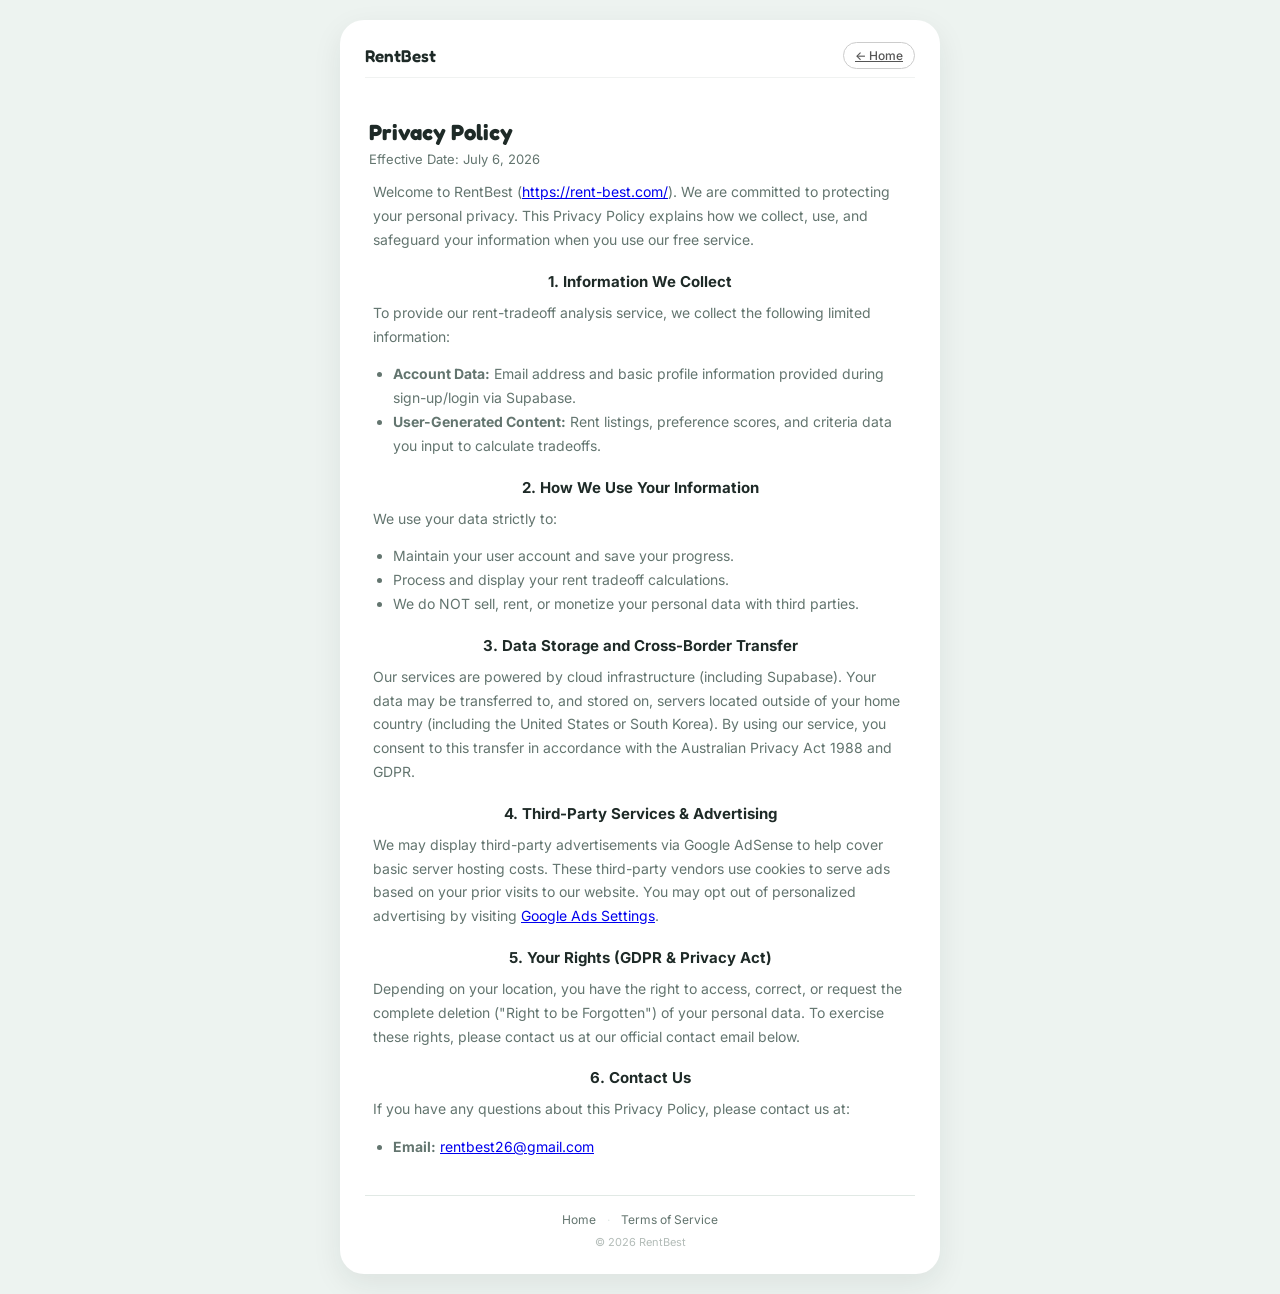
<file: privacy.html>
<!DOCTYPE html>
<html lang="en">

<head>
    <!-- Google tag (gtag.js) -->
    <script async src="https://www.googletagmanager.com/gtag/js?id=G-G9V9LBL12G"></script>
    <script>
      window.dataLayer = window.dataLayer || [];
      function gtag(){dataLayer.push(arguments);}
      gtag('js', new Date());

      gtag('config', 'G-G9V9LBL12G');
    </script>
    <meta charset="UTF-8">
    <meta name="viewport" content="width=device-width, initial-scale=1.0">
    <meta name="description"
        content="RentBest Privacy Policy - what data we collect, how we use it, and your rights under GDPR and the Australian Privacy Act 1988.">
    <title>Privacy Policy | RentBest</title>
    <link rel="stylesheet" href="style.css">
</head>

<body>
    <div class="container">
        <div class="lang-selector">
            <div class="site-brand">RentBest</div>
            <a href="index.html" class="lang-btn">← Home</a>
        </div>

        <div class="section hero-section" style="text-align:left;">
            <h1 style="text-align:left; font-size:22px;">Privacy Policy</h1>
            <p style="color:var(--ink-soft); font-size:13px; margin-top:-8px;">
                Effective Date: July 6, 2026
            </p>

            <div class="about-content" style="margin-top:10px;">

                <p>
                    Welcome to RentBest (<a href="https://rent-best.com/" target="_blank"
                        rel="noopener">https://rent-best.com/</a>).
                    We are committed to protecting your personal privacy. This Privacy Policy explains how we
                    collect, use, and safeguard your information when you use our free service.
                </p>

                <h3>1. Information We Collect</h3>
                <p>To provide our rent-tradeoff analysis service, we collect the following limited information:</p>
                <ul style="color:var(--ink-soft); font-size:14px; line-height:1.7; padding-left:20px;">
                    <li><strong>Account Data:</strong> Email address and basic profile information provided during
                        sign-up/login via Supabase.</li>
                    <li><strong>User-Generated Content:</strong> Rent listings, preference scores, and criteria data you
                        input to calculate tradeoffs.</li>
                </ul>

                <h3>2. How We Use Your Information</h3>
                <p>We use your data strictly to:</p>
                <ul style="color:var(--ink-soft); font-size:14px; line-height:1.7; padding-left:20px;">
                    <li>Maintain your user account and save your progress.</li>
                    <li>Process and display your rent tradeoff calculations.</li>
                    <li>We do NOT sell, rent, or monetize your personal data with third parties.</li>
                </ul>

                <h3>3. Data Storage and Cross-Border Transfer</h3>
                <p>
                    Our services are powered by cloud infrastructure (including Supabase). Your data may be
                    transferred to, and stored on, servers located outside of your home country (including the
                    United States or South Korea). By using our service, you consent to this transfer in accordance
                    with the Australian Privacy Act 1988 and GDPR.
                </p>

                <h3>4. Third-Party Services &amp; Advertising</h3>
                <p>
                    We may display third-party advertisements via Google AdSense to help cover basic server hosting
                    costs. These third-party vendors use cookies to serve ads based on your prior visits to our
                    website. You may opt out of personalized advertising by visiting
                    <a href="https://adssettings.google.com" target="_blank" rel="noopener">Google Ads Settings</a>.
                </p>

                <h3>5. Your Rights (GDPR &amp; Privacy Act)</h3>
                <p>
                    Depending on your location, you have the right to access, correct, or request the complete
                    deletion ("Right to be Forgotten") of your personal data. To exercise these rights, please
                    contact us at our official contact email below.
                </p>

                <h3>6. Contact Us</h3>
                <p>
                    If you have any questions about this Privacy Policy, please contact us at:
                </p>
                <ul style="color:var(--ink-soft); font-size:14px; line-height:1.7; padding-left:20px;">
                    <li><strong>Email:</strong> <a href="mailto:rentbest26@gmail.com">rentbest26@gmail.com</a></li>
                </ul>

            </div>
        </div>

        <footer class="site-footer">
            <a href="index.html">Home</a>
            <span class="footer-dot">·</span>
            <a href="terms.html">Terms of Service</a>
            <div class="footer-copyright">© 2026 RentBest</div>
        </footer>
    </div>
</body>

</html>
</file>
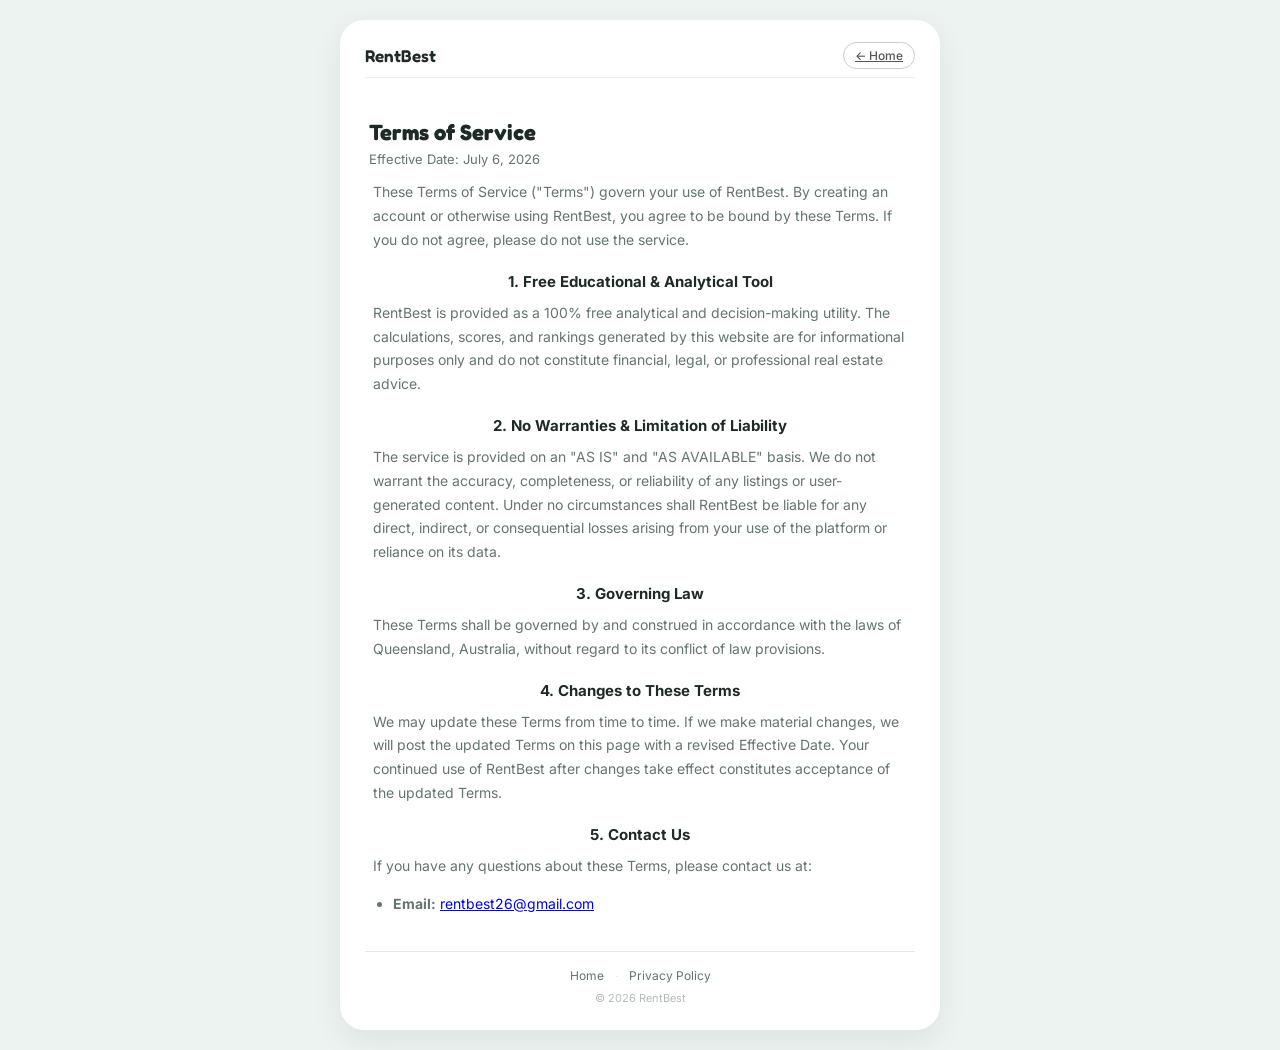
<file: terms.html>
<!DOCTYPE html>
<html lang="en">

<head>
    <!-- Google tag (gtag.js) -->
    <script async src="https://www.googletagmanager.com/gtag/js?id=G-G9V9LBL12G"></script>
    <script>
      window.dataLayer = window.dataLayer || [];
      function gtag(){dataLayer.push(arguments);}
      gtag('js', new Date());

      gtag('config', 'G-G9V9LBL12G');
    </script>
    <meta charset="UTF-8">
    <meta name="viewport" content="width=device-width, initial-scale=1.0">
    <meta name="description"
        content="RentBest Terms of Service - a free analytical tool for comparing rental properties.">
    <title>Terms of Service | RentBest</title>
    <link rel="stylesheet" href="style.css">
</head>

<body>
    <div class="container">
        <div class="lang-selector">
            <div class="site-brand">RentBest</div>
            <a href="index.html" class="lang-btn">← Home</a>
        </div>

        <div class="section hero-section" style="text-align:left;">
            <h1 style="text-align:left; font-size:22px;">Terms of Service</h1>
            <p style="color:var(--ink-soft); font-size:13px; margin-top:-8px;">
                Effective Date: July 6, 2026
            </p>

            <div class="about-content" style="margin-top:10px;">

                <p>
                    These Terms of Service ("Terms") govern your use of RentBest. By creating an account or
                    otherwise using RentBest, you agree to be bound by these Terms. If you do not agree, please do
                    not use the service.
                </p>

                <h3>1. Free Educational &amp; Analytical Tool</h3>
                <p>
                    RentBest is provided as a 100% free analytical and decision-making utility. The calculations,
                    scores, and rankings generated by this website are for informational purposes only and do not
                    constitute financial, legal, or professional real estate advice.
                </p>

                <h3>2. No Warranties &amp; Limitation of Liability</h3>
                <p>
                    The service is provided on an "AS IS" and "AS AVAILABLE" basis. We do not warrant the accuracy,
                    completeness, or reliability of any listings or user-generated content. Under no circumstances
                    shall RentBest be liable for any direct, indirect, or consequential losses arising from your use
                    of the platform or reliance on its data.
                </p>

                <h3>3. Governing Law</h3>
                <p>
                    These Terms shall be governed by and construed in accordance with the laws of
                    Queensland, Australia, without regard to its conflict of law provisions.
                </p>

                <h3>4. Changes to These Terms</h3>
                <p>
                    We may update these Terms from time to time. If we make material changes, we will post the
                    updated Terms on this page with a revised Effective Date. Your continued use of RentBest after
                    changes take effect constitutes acceptance of the updated Terms.
                </p>

                <h3>5. Contact Us</h3>
                <p>
                    If you have any questions about these Terms, please contact us at:
                </p>
                <ul style="color:var(--ink-soft); font-size:14px; line-height:1.7; padding-left:20px;">
                    <li><strong>Email:</strong> <a href="mailto:rentbest26@gmail.com">rentbest26@gmail.com</a></li>
                </ul>

            </div>
        </div>

        <footer class="site-footer">
            <a href="index.html">Home</a>
            <span class="footer-dot">·</span>
            <a href="privacy.html">Privacy Policy</a>
            <div class="footer-copyright">© 2026 RentBest</div>
        </footer>
    </div>
</body>

</html>
</file>
<file: style.css>
@import url('https://fonts.googleapis.com/css2?family=Fredoka:wght@500;600;700&family=Inter:wght@500;700;900&display=swap');

:root {
    --bg: #EDF3F0;
    --card-bg: #FFFFFF;
    --tint: #F4F8F6;
    --ink: #1E2A27;
    --ink-soft: #63756F;
    --border: #E1E9E5;
    --accent: #2F6F62;
    --accent-dark: #204E44;
    --accent-soft: #DCEAE6;
    --gold: #E0A419;
    --gold-soft: #FBEBC7;
    --danger: #C1503F;
    --danger-dark: #9E3E30;
}

* {
    box-sizing: border-box;
}

body {
    font-family: 'Inter', Arial, sans-serif;
    background: var(--bg);
    margin: 0;
    padding: 20px;
    color: var(--ink);
}

.container {
    max-width: 600px;
    margin: auto;
    background: #ffffff;
    padding: 25px;
    padding-top: 12px;
    border-radius: 24px;
    box-shadow: 0 10px 30px rgba(30, 42, 39, 0.08);
    position: relative;
}

h1,
h2 {
    color: var(--ink);
    text-align: center;
    font-family: 'Fredoka', sans-serif;
}

.section {
    margin-bottom: 18px;
    padding: 18px 18px 16px;
    border-bottom: none;
}

.card,
.section.card {
    background: var(--tint);
    border: 1px solid var(--border);
    border-radius: 16px;
}

.hero-section {
    background: transparent;
    border: none;
    padding: 14px 4px 4px;
    text-align: center;
}

.accordion-section {
    padding-top: 14px;
}

.accordion-toggle {
    display: flex;
    align-items: center;
    justify-content: space-between;
    background: transparent;
    color: var(--ink);
    padding: 0;
    border-radius: 0;
    font-size: 17px;
    font-weight: 700;
    font-family: 'Fredoka', sans-serif;
    text-align: left;
}

.accordion-toggle:hover {
    background: transparent;
}

.accordion-caret {
    width: auto;
    padding: 0 6px;
    color: var(--ink-soft);
    font-size: 22px;
    font-weight: 600;
    transition: transform 0.2s ease;
}

.accordion-section.is-collapsed .accordion-caret {
    transform: rotate(-90deg);
}

.accordion-section.is-collapsed #weighting-form,
.accordion-section.is-collapsed #step1-next-btn,
.accordion-section.is-collapsed .input-group,
.accordion-section.is-collapsed #property-form,
.accordion-section.is-collapsed .add-attr-section,
.accordion-section.is-collapsed .button-group {
    display: none;
}

.input-group {
    margin-bottom: 15px;
    margin-top: 14px;
}

.input-inline {
    display: flex;
    justify-content: space-between;
    align-items: center;
    margin-bottom: 10px;
    gap: 6px;
}

#weighting-form .input-inline {
    justify-content: flex-start;
}

#weighting-form .input-inline .weight-buttons {
    margin-left: auto;
}

#property-form .input-inline label {
    text-align: left;
}

/* X 버튼 */
.remove-inline-btn {
    width: 20px !important;
    height: 20px !important;
    min-width: 20px !important;
    padding: 0 !important;
    border-radius: 50% !important;
    background: #e2e6e4 !important;
    color: #7c8985 !important;
    font-size: 10px !important;
    font-weight: bold !important;
    border: none !important;
    cursor: pointer !important;
    display: flex !important;
    align-items: center !important;
    justify-content: center !important;
    flex-shrink: 0;
    transition: background 0.15s, color 0.15s !important;
    line-height: 1 !important;
}

.remove-inline-btn:hover {
    background: var(--danger) !important;
    color: #fff !important;
}

label {
    font-size: 14px;
    font-weight: bold;
    color: var(--ink);
}

input,
select {
    padding: 8px;
    border-radius: 6px;
    border: 1px solid #ccd4d1;
    font-size: 14px;
    background: #fff;
    color: var(--ink);
}

input[type="number"] {
    width: 60px;
    text-align: center;
}

input[type="text"] {
    width: 96%;
}

.prop-note-box {
    width: 96%;
    font-family: 'Inter', Arial, sans-serif;
    resize: vertical;
    min-height: 60px;
}

button {
    width: 100%;
    padding: 12px;
    border: none;
    border-radius: 10px;
    background: var(--accent);
    color: white;
    font-size: 16px;
    cursor: pointer;
    font-weight: bold;
}

button:hover {
    background: var(--accent-dark);
}

.button-group {
    display: flex;
    gap: 10px;
    margin-top: 15px;
}

/* ===== Ranking cards (replaces the old table) ===== */
.result {
    margin-top: 24px;
    text-align: left;
}

#ranking-cards {
    margin-top: 12px;
}

.rank-card {
    position: relative;
    display: flex;
    align-items: center;
    gap: 12px;
    background: var(--card-bg);
    border: 1px solid var(--border);
    border-radius: 14px;
    padding: 14px 14px 14px 56px;
    margin-bottom: 10px;
    box-shadow: 0 2px 6px rgba(30, 42, 39, 0.06);
}

.rank-card:first-child {
    border-color: var(--gold);
    box-shadow: 0 4px 12px rgba(224, 164, 25, 0.22);
}

.rank-tab {
    position: absolute;
    left: 0;
    top: 0;
    bottom: 0;
    width: 44px;
    display: flex;
    align-items: center;
    justify-content: center;
    background: var(--accent-soft);
    color: var(--accent-dark);
    font-weight: 800;
    font-family: 'Inter', sans-serif;
    font-size: 13px;
    border-radius: 14px 0 0 14px;
}

.rank-card:first-child .rank-tab {
    background: var(--gold);
    color: #fff;
}

.rank-card-main {
    flex: 1;
    min-width: 0;
    display: flex;
    flex-direction: column;
    gap: 8px;
}

.rank-card-name {
    font-weight: 700;
    color: var(--ink);
    font-size: 15px;
    overflow: hidden;
    text-overflow: ellipsis;
    white-space: nowrap;
}

.rank-card-actions {
    display: flex;
    gap: 6px;
}

.rank-card-score {
    flex-shrink: 0;
}

.score-tag {
    background: var(--accent);
    color: white;
    padding: 5px 10px;
    border-radius: 20px;
    font-size: 13px;
    font-weight: bold;
    white-space: nowrap;
}

/* Weighting Segment Buttons */
.weight-buttons {
    display: flex;
    gap: 6px;
}

.w-btn {
    width: 34px !important;
    height: 34px !important;
    padding: 0 !important;
    border: 1px solid #ccd4d1 !important;
    border-radius: 8px !important;
    background: #ffffff !important;
    color: var(--ink) !important;
    font-size: 14px !important;
    font-weight: bold !important;
    cursor: pointer;
    display: flex;
    align-items: center;
    justify-content: center;
    transition: all 0.2s ease;
}

.w-btn:hover {
    background: var(--tint) !important;
}

.w-btn.w-active {
    background: var(--accent) !important;
    color: #ffffff !important;
    border-color: var(--accent) !important;
}

/* Go Button styling */
.go-btn {
    transition: transform 0.2s ease, background-color 0.2s ease, box-shadow 0.2s ease !important;
}

.go-btn:hover {
    transform: translateY(-2px);
    box-shadow: 0 6px 15px rgba(47, 111, 98, 0.3) !important;
    background: var(--accent-dark) !important;
}

.go-btn:active {
    transform: translateY(0);
}

/* Title Phrase styles */
.title-phrase {
    font-size: 2.2rem;
    line-height: 1.5;
    margin-bottom: 8px;
}

.stress-text {
    font-family: 'Fredoka', sans-serif;
    font-weight: 500;
    color: var(--ink-soft);
}

.choice-text {
    font-family: 'Inter', sans-serif;
    font-weight: 900;
    color: var(--ink);
    letter-spacing: -0.5px;
}

/* Premium Unlock Banner styling */
.premium-banner {
    margin-top: 25px;
    padding: 20px;
    background: linear-gradient(135deg, var(--accent) 0%, var(--accent-dark) 100%);
    color: white;
    border-radius: 16px;
    display: flex;
    flex-direction: column;
    align-items: center;
    gap: 12px;
    text-align: center;
    box-shadow: 0 4px 15px rgba(32, 78, 68, 0.3);
    animation: bannerFadeIn 0.5s ease-out;
}

.premium-banner .banner-text {
    font-size: 15px;
    font-weight: 600;
    line-height: 1.4;
}

.premium-banner .banner-icon {
    font-size: 24px;
}

.premium-banner .unlock-btn {
    background: var(--gold);
    color: #3a2a06;
    padding: 8px 20px;
    border-radius: 20px;
    font-size: 14px;
    font-weight: bold;
    width: auto;
    box-shadow: 0 4px 8px rgba(0, 0, 0, 0.15);
    transition: transform 0.2s, box-shadow 0.2s, background-color 0.2s;
    border: none;
    cursor: pointer;
}

.premium-banner .unlock-btn:hover {
    background: #efb42b;
    transform: scale(1.05);
    box-shadow: 0 6px 12px rgba(0, 0, 0, 0.25);
}

@keyframes bannerFadeIn {
    from {
        opacity: 0;
        transform: translateY(10px);
    }

    to {
        opacity: 1;
        transform: translateY(0);
    }
}

/* Language Selection Bar Styles */
.lang-selector {
    display: flex;
    justify-content: space-between;
    align-items: center;
    gap: 6px;
    position: sticky;
    top: 0;
    z-index: 100;
    background: white;
    padding: 10px 0 8px;
    margin-bottom: 12px;
    border-bottom: 1px solid #f0f2f1;
}

.site-brand {
    font-family: 'Fredoka', Arial, sans-serif;
    font-size: 17px;
    font-weight: 600;
    color: var(--ink);
    letter-spacing: 0;
    line-height: 1;
    white-space: nowrap;
    margin-right: auto;
    padding-right: 10px;
}

.lang-selector .lang-btn {
    width: auto;
    padding: 5px 11px;
    font-size: 12px;
    border-radius: 20px;
    background: #ffffff;
    color: #555555;
    border: 1px solid #cccccc;
    font-weight: 500;
    cursor: pointer;
    transition: all 0.2s ease;
}

.lang-selector .lang-btn:hover {
    background: var(--tint);
    border-color: #999999;
    color: #555555;
}

.lang-selector .lang-btn.active {
    background: var(--accent);
    color: #ffffff;
    border-color: var(--accent);
    font-weight: bold;
}

.lang-selector .lang-btn.active:hover {
    background: var(--accent-dark);
    color: #ffffff;
}

/* Ranking Card Action Buttons */
.ranking-btn {
    width: auto;
    padding: 5px 10px;
    font-size: 11px;
    border-radius: 6px;
    cursor: pointer;
    font-weight: bold;
    display: inline-block;
    border: none;
    transition: background-color 0.2s ease, transform 0.1s ease;
}

.ranking-btn:active {
    transform: scale(0.95);
}

.ranking-btn.edit-btn {
    background: #e4e9e7;
    color: var(--ink);
}

.ranking-btn.edit-btn:hover {
    background: #d5dcd9;
}

.ranking-btn.delete-btn {
    background: var(--danger);
    color: white;
}

.ranking-btn.delete-btn:hover {
    background: var(--danger-dark);
}

/* Custom Attribute Add UI */
.add-attr-section {
    margin-top: 18px;
    padding: 14px 16px;
    background: #ffffff;
    border: 1px dashed #c3cdc9;
    border-radius: 10px;
}

.add-attr-section .add-attr-title {
    font-size: 13px;
    font-weight: bold;
    color: var(--ink-soft);
    margin-bottom: 10px;
    display: flex;
    align-items: center;
    gap: 6px;
}

.add-attr-row {
    display: flex;
    gap: 8px;
    align-items: center;
    flex-wrap: wrap;
}

.add-attr-row input[type="text"] {
    flex: 1;
    min-width: 120px;
    width: auto;
    padding: 7px 10px;
    font-size: 13px;
    border: 1px solid #ccd4d1;
    border-radius: 6px;
}

.add-attr-row select {
    padding: 7px 10px;
    font-size: 13px;
    border: 1px solid #ccd4d1;
    border-radius: 6px;
    background: white;
    color: #333;
    cursor: pointer;
}

.add-attr-btn {
    width: auto !important;
    padding: 7px 14px !important;
    font-size: 13px !important;
    border-radius: 6px !important;
    background: var(--accent) !important;
    color: white !important;
    font-weight: bold !important;
    white-space: nowrap;
    transition: background 0.2s ease !important;
}

.add-attr-btn:hover {
    background: var(--accent-dark) !important;
}

.custom-attr-item {
    display: flex;
    justify-content: space-between;
    align-items: center;
    padding: 4px 0;
    font-size: 13px;
    color: var(--ink-soft);
    border-bottom: 1px solid #eee;
}

.custom-attr-item:last-child {
    border-bottom: none;
}

.custom-attr-item .remove-attr-btn {
    width: auto !important;
    padding: 2px 8px !important;
    font-size: 11px !important;
    border-radius: 4px !important;
    background: var(--danger) !important;
    color: white !important;
    border: none !important;
    cursor: pointer !important;
    font-weight: bold !important;
    transition: background 0.2s !important;
}

.custom-attr-item .remove-attr-btn:hover {
    background: var(--danger-dark) !important;
}

/* ===== Login gate ===== */
.login-card {
    padding: 26px 22px;
    text-align: center;
}

.login-tag {
    color: var(--ink-soft);
    font-size: 14px;
    margin: 0 0 20px;
    line-height: 1.5;
}

.auth-tabs {
    display: flex;
    gap: 6px;
    background: var(--tint);
    border: 1px solid var(--border);
    border-radius: 10px;
    padding: 4px;
    margin-bottom: 18px;
}

.auth-tab {
    flex: 1;
    background: transparent !important;
    color: var(--ink-soft) !important;
    padding: 8px !important;
    border-radius: 8px !important;
    font-weight: 600;
    font-size: 14px;
}

.auth-tab:hover {
    background: rgba(47, 111, 98, 0.08) !important;
}

.auth-tab.active {
    background: var(--card-bg) !important;
    color: var(--accent) !important;
    box-shadow: 0 1px 4px rgba(30, 42, 39, 0.08);
}

.auth-form {
    text-align: left;
}

.auth-form .input-group {
    margin-top: 0;
}

.auth-message {
    font-size: 13px;
    color: var(--danger);
    background: #FBEAE7;
    border-radius: 8px;
    padding: 8px 10px;
    margin: 4px 0 14px;
}

.login-note {
    margin: 14px 0 0;
    font-size: 11px;
    color: #97a29d;
}

/* ===== User bar (signed-in state) ===== */
.user-bar {
    display: flex;
    justify-content: space-between;
    align-items: center;
    margin-bottom: 10px;
}

#user-greeting {
    font-size: 13px;
    font-weight: 700;
    color: var(--ink-soft);
}

.signout-btn {
    width: auto;
    padding: 5px 12px;
    font-size: 11px;
    border-radius: 20px;
    background: #eef1ef;
    color: var(--ink-soft);
    font-weight: 600;
}

.signout-btn:hover {
    background: #e2e7e4;
}

/* ===== Ad slot ===== */
.ad-slot {
    margin-top: 22px;
    padding: 14px;
    border: 1px dashed var(--border);
    border-radius: 12px;
    text-align: center;
    background: var(--tint);
}

.ad-label {
    display: block;
    font-size: 10px;
    letter-spacing: 1.2px;
    text-transform: uppercase;
    color: var(--ink-soft);
    margin-bottom: 6px;
}

.ad-placeholder {
    font-size: 13px;
    color: var(--ink-soft);
}

/* ===== About / how-it-works content (visible to visitors before login) ===== */
.about-content {
    text-align: left;
    margin-top: 28px;
    padding: 0 4px;
}

.about-content h2 {
    font-size: 18px;
    text-align: center;
    margin-bottom: 10px;
}

.about-content h3 {
    font-size: 15px;
    text-align: center;
    margin: 20px 0 10px;
    color: var(--ink);
}

.about-content p {
    font-size: 14px;
    line-height: 1.7;
    color: var(--ink-soft);
    margin: 0;
}

.about-line {
    margin: 0 0 10px;
}

.about-line:last-of-type {
    margin-bottom: 0;
}

.about-line strong {
    color: var(--ink);
}

.how-it-works-list {
    margin: 0;
    padding-left: 20px;
    display: flex;
    flex-direction: column;
    gap: 10px;
    list-style: none;
}

.how-it-works-list li {
    display: table;
    width: 100%;
    font-size: 14px;
    line-height: 1.7;
    color: var(--ink-soft);
}

.how-it-works-list strong {
    color: var(--ink);
}

.step-label {
    display: table-cell;
    white-space: nowrap;
    padding-right: 6px;
    vertical-align: top;
}

.step-desc {
    display: table-cell;
    width: 100%;
    vertical-align: top;
}

/* ===== Site footer ===== */
.site-footer {
    margin-top: 18px;
    padding-top: 16px;
    border-top: 1px solid var(--border);
    text-align: center;
    font-size: 12px;
    color: var(--ink-soft);
}

.site-footer a {
    color: var(--ink-soft);
    text-decoration: none;
}

.site-footer a:hover {
    color: var(--accent);
    text-decoration: underline;
}

.footer-dot {
    margin: 0 8px;
    color: var(--border);
}

.footer-copyright {
    margin-top: 8px;
    font-size: 11px;
    color: #b3bcb8;
}
</file>
